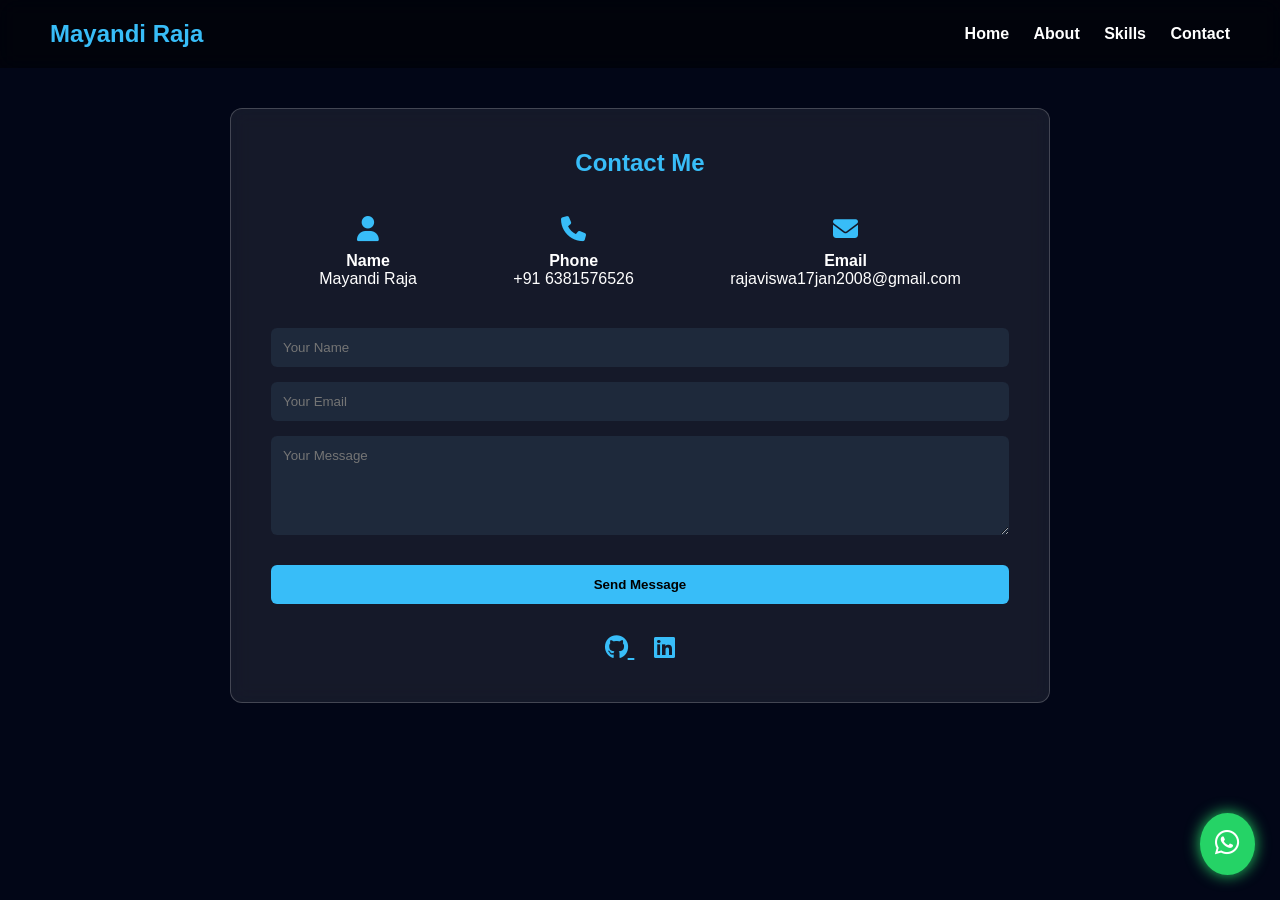
<file: contact.html>
<!DOCTYPE html>
<html>
<head>

<title>Contact</title>

<link rel="stylesheet" href="style.css">

<link rel="stylesheet"
href="https://cdnjs.cloudflare.com/ajax/libs/font-awesome/6.5.0/css/all.min.css">

<link href="https://unpkg.com/aos@2.3.1/dist/aos.css" rel="stylesheet">

<style>

/* PAGE STYLE */

body{
background:#020617;
color:white;
font-family:Arial;
}

/* SECTION */

.contact-container{
max-width:900px;
margin:auto;
padding:40px;
}

/* GLASS CARD */

.glass{
background:rgba(255,255,255,0.08);
backdrop-filter:blur(10px);
border-radius:12px;
padding:40px;
border:1px solid rgba(255,255,255,0.2);
}

/* TITLE */

h2{
text-align:center;
margin-bottom:30px;
color:#38bdf8;
}

/* CONTACT INFO */

.contact-info{
display:flex;
justify-content:space-around;
margin-bottom:30px;
flex-wrap:wrap;
}

.contact-box{
text-align:center;
margin:10px;
}

.contact-box i{
font-size:25px;
color:#38bdf8;
margin-bottom:10px;
}

/* FORM */

form{
display:flex;
flex-direction:column;
gap:15px;
}

input,textarea{
padding:12px;
border:none;
border-radius:6px;
background:#1e293b;
color:white;
outline:none;
transition:0.3s;
}

input:focus,textarea:focus{
box-shadow:0 0 10px #38bdf8;
}

/* BUTTON */

.btn{
padding:12px;
background:#38bdf8;
border:none;
border-radius:6px;
cursor:pointer;
font-weight:bold;
transition:0.3s;
}

.btn:hover{
box-shadow:0 0 15px #38bdf8;
transform:scale(1.05);
}

/* SOCIAL */

.social{
text-align:center;
margin-top:30px;
}

.social a{
margin:0 10px;
font-size:24px;
color:#38bdf8;
transition:0.3s;
}

.social a:hover{
color:white;
transform:scale(1.3);
}
.whatsapp{
position:fixed;
bottom:25px;
right:25px;
background:#25D366;
color:white;
font-size:28px;
padding:15px;
border-radius:50%;
box-shadow:0 0 15px #25D366;
z-index:100;
transition:0.3s;
}

.whatsapp:hover{
transform:scale(1.2);
box-shadow:0 0 25px #25D366;
}

</style>

</head>

<body>

<header>

<div class="logo">Mayandi Raja</div>

<nav>
<a href="index.html">Home</a>
<a href="about.html">About</a>
<a href="skills.html">Skills</a>
<a href="contact.html">Contact</a>
</nav>

</header>


<section class="contact-container">

<div class="glass" data-aos="zoom-in">

<h2>Contact Me</h2>

<!-- Contact Info -->
<div class="contact-info">

<div class="contact-box">
<i class="fa-solid fa-user"></i>
<h4>Name</h4>
<p>Mayandi Raja</p>
</div>

<div class="contact-box">
<i class="fa-solid fa-phone"></i>
<h4>Phone</h4>
<p>+91 6381576526</p>
</div>

<div class="contact-box">
<i class="fa-solid fa-envelope"></i>
<h4>Email</h4>
<p>rajaviswa17jan2008@gmail.com</p>
</div>

</div>
<!-- Form -->

<form action="https://formsubmit.co/rajaviswa17jan2008@email.com" method="POST">

<input type="text" name="name" placeholder="Your Name" required>

<input type="email" name="email" placeholder="Your Email" required>

<textarea name="message" rows="5" placeholder="Your Message"></textarea>

<button class="btn">Send Message</button>

</form>

<!-- Social Icons -->

<div class="social">

<a href="https://github.com/rajaviswa17jan2008-a11y">
<i class="fab fa-github"></i>
</a>

<a href="https://www.linkedin.com/in/mayandiraja">
<i class="fab fa-linkedin"></i>
</a>

</div>

</div>

</section>

<script src="https://unpkg.com/aos@2.3.1/dist/aos.js"></script>

<script>
AOS.init();
</script>
<a href="https://wa.me/916381576526" class="whatsapp" target="_blank">
<i class="fab fa-whatsapp"></i>
</a>

</body>
</html>
</file>
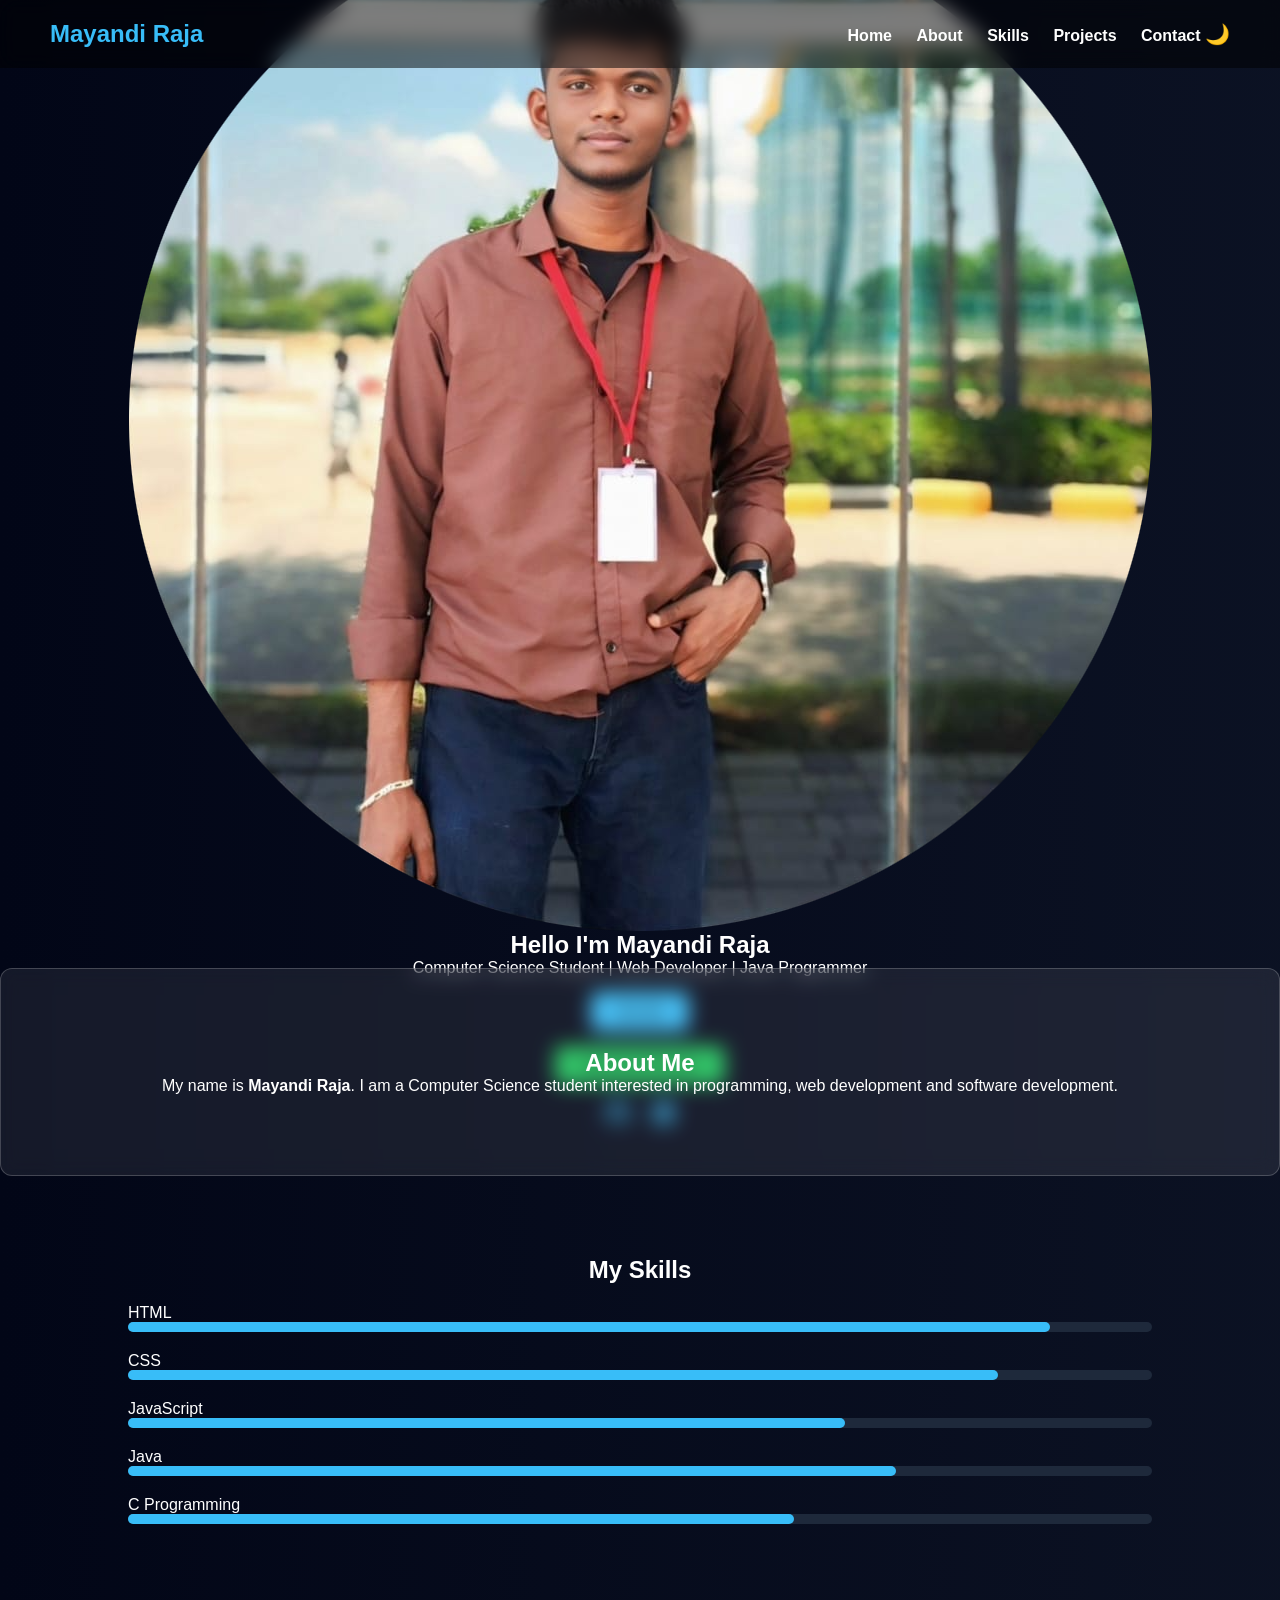
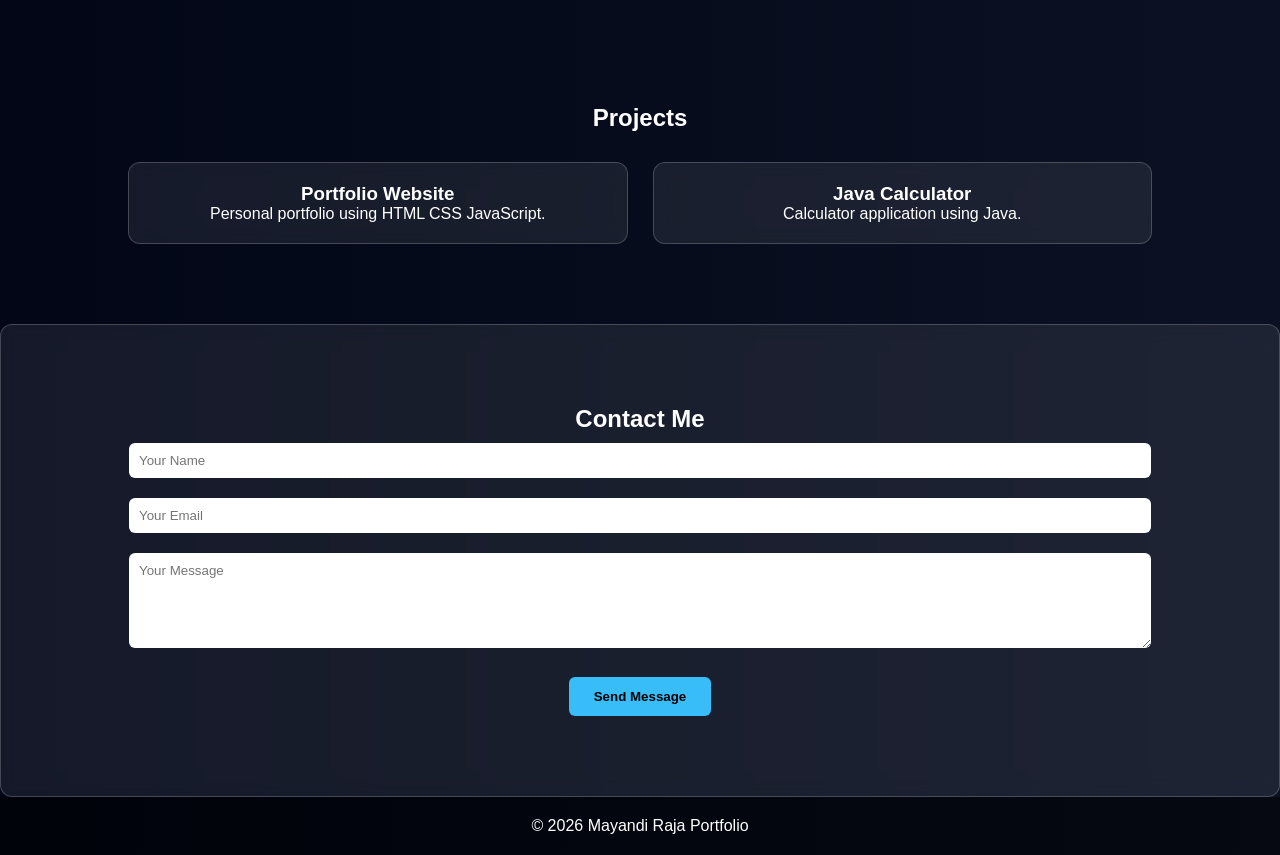
<file: portfolio.html>
<!DOCTYPE html>
<html lang="en">
<head>
<meta charset="UTF-8">
<meta name="viewport" content="width=device-width, initial-scale=1.0">
<title>Mayandi Raja Portfolio</title>

<link rel="stylesheet" href="https://cdnjs.cloudflare.com/ajax/libs/font-awesome/6.5.0/css/all.min.css">

<style>

*{
margin:0;
padding:0;
box-sizing:border-box;
font-family:Arial;
scroll-behavior:smooth;
}

/* ANIMATED BACKGROUND */

body{
background:linear-gradient(270deg,#0f172a,#1e293b,#020617);
background-size:600% 600%;
animation:bgMove 10s infinite;
color:white;
transition:0.4s;
}

@keyframes bgMove{
0%{background-position:0% 50%;}
50%{background-position:100% 50%;}
100%{background-position:0% 50%;}
}

/* GLASSMORPHISM CARD */

.glass{
background:rgba(255,255,255,0.08);
backdrop-filter:blur(10px);
border-radius:12px;
border:1px solid rgba(255,255,255,0.2);
}

/* NAVBAR */

header{
display:flex;
justify-content:space-between;
align-items:center;
padding:20px 50px;
background:rgba(0,0,0,0.5);
backdrop-filter:blur(10px);
position:sticky;
top:0;
}

.logo{
font-size:24px;
font-weight:bold;
color:#38bdf8;
}

nav a{
margin-left:20px;
text-decoration:none;
color:white;
font-weight:bold;
}

nav a:hover{
color:#38bdf8;
}

.toggle{
cursor:pointer;
font-size:20px;
}

/* HOME */

#home{
height:100vh;
display:flex;
align-items:center;
justify-content:center;
flex-direction:column;
text-align:center;
}

/* PROFILE IMAGE */

.profile-img{
width:160px;
height:160px;
border-radius:50%;
border:4px solid #38bdf8;
margin-bottom:20px;
object-fit:cover;
}

/* BUTTON */

.btn{
margin-top:15px;
padding:12px 25px;
background:#38bdf8;
border:none;
font-weight:bold;
cursor:pointer;
border-radius:6px;
}

.resume{
background:#22c55e;
}

/* SOCIAL */

.social{
margin-top:15px;
}

.social a{
margin:10px;
font-size:24px;
color:#38bdf8;
}

/* SECTIONS */

section{
padding:80px 10%;
text-align:center;
}

/* SKILLS */

.skill{
margin:20px 0;
text-align:left;
}

.skill-bar{
background:#1e293b;
height:10px;
border-radius:10px;
}

.skill-fill{
height:10px;
background:#38bdf8;
border-radius:10px;
}

/* PROJECTS */

.project-container{
display:grid;
grid-template-columns:repeat(auto-fit,minmax(260px,1fr));
gap:25px;
margin-top:30px;
}

.project{
padding:20px;
transition:0.3s;
}

.project img{
width:100%;
border-radius:10px;
margin-bottom:10px;
}

.project:hover{
transform:translateY(-10px);
}

/* CONTACT */

input,textarea{
width:100%;
padding:10px;
margin:10px 0;
border:none;
border-radius:6px;
}

/* FOOTER */

footer{
padding:20px;
text-align:center;
background:rgba(0,0,0,0.5);
}

</style>
</head>

<body>

<header>

<div class="logo">Mayandi Raja</div>

<nav>
<a href="#home">Home</a>
<a href="#about">About</a>
<a href="#skills">Skills</a>
<a href="#projects">Projects</a>
<a href="#contact">Contact</a>
<span class="toggle" onclick="mode()">🌙</span>
</nav>

</header>

<!-- HOME -->

<section id="home">

<img src="profile.png">

<h1>Hello I'm <span id="typing"></span></h1>

<p>Computer Science Student | Web Developer | Java Programmer</p>

<button class="btn" onclick="hire()">Hire Me</button>

<a href="resume.pdf" download>
<button class="btn resume">Download Resume</button>
</a>

<div class="social">
<a href="https://github.com/rajaviswa17jan2008-a11y"><i class="fab fa-github"></i></a>
<a href="https://www.linkedin.com/in/mayandiraja"><i class="fab fa-linkedin"></i></a>
</div>

</section>

<!-- ABOUT -->

<section id="about" class="glass">

<h2>About Me</h2>

<p>
My name is <b>Mayandi Raja</b>.  
I am a Computer Science student interested in programming, web development and software development.
</p>

</section>

<!-- SKILLS -->

<section id="skills">

<h2>My Skills</h2>

<div class="skill">
HTML
<div class="skill-bar"><div class="skill-fill" style="width:90%"></div></div>
</div>

<div class="skill">
CSS
<div class="skill-bar"><div class="skill-fill" style="width:85%"></div></div>
</div>

<div class="skill">
JavaScript
<div class="skill-bar"><div class="skill-fill" style="width:70%"></div></div>
</div>

<div class="skill">
Java
<div class="skill-bar"><div class="skill-fill" style="width:75%"></div></div>
</div>

<div class="skill">
C Programming
<div class="skill-bar"><div class="skill-fill" style="width:65%"></div></div>
</div>

</section>

<!-- PROJECTS -->

<section id="projects">

<h2>Projects</h2>

<div class="project-container">

<div class="project glass">
<h3>Portfolio Website</h3>
<p>Personal portfolio using HTML CSS JavaScript.</p>
</div>

<div class="project glass">
<h3>Java Calculator</h3>
<p>Calculator application using Java.</p>
</div>

</div>

</section>

<!-- CONTACT -->

<section id="contact" class="glass">

<h2>Contact Me</h2>

<form action="https://formsubmit.co/rajaviswa17jan2008@email.com" method="POST">

<input type="text" name="name" placeholder="Your Name" required>

<input type="email" name="email" placeholder="Your Email" required>

<textarea name="message" rows="5" placeholder="Your Message"></textarea>

<button class="btn">Send Message</button>

</form>

</section>

<footer>
<p>© 2026 Mayandi Raja Portfolio</p>
</footer>

<script>

/* TYPING EFFECT */

const text="Mayandi Raja";
let i=0;

function typing(){
if(i<text.length){
document.getElementById("typing").innerHTML+=text.charAt(i);
i++;
setTimeout(typing,100);
}
}
typing();

/* DARK MODE */

function mode(){
document.body.classList.toggle("light");
}

/* BUTTON */

function hire(){
alert("Thank you for visiting my portfolio!");
}

</script>

</body>
</html>
</file>
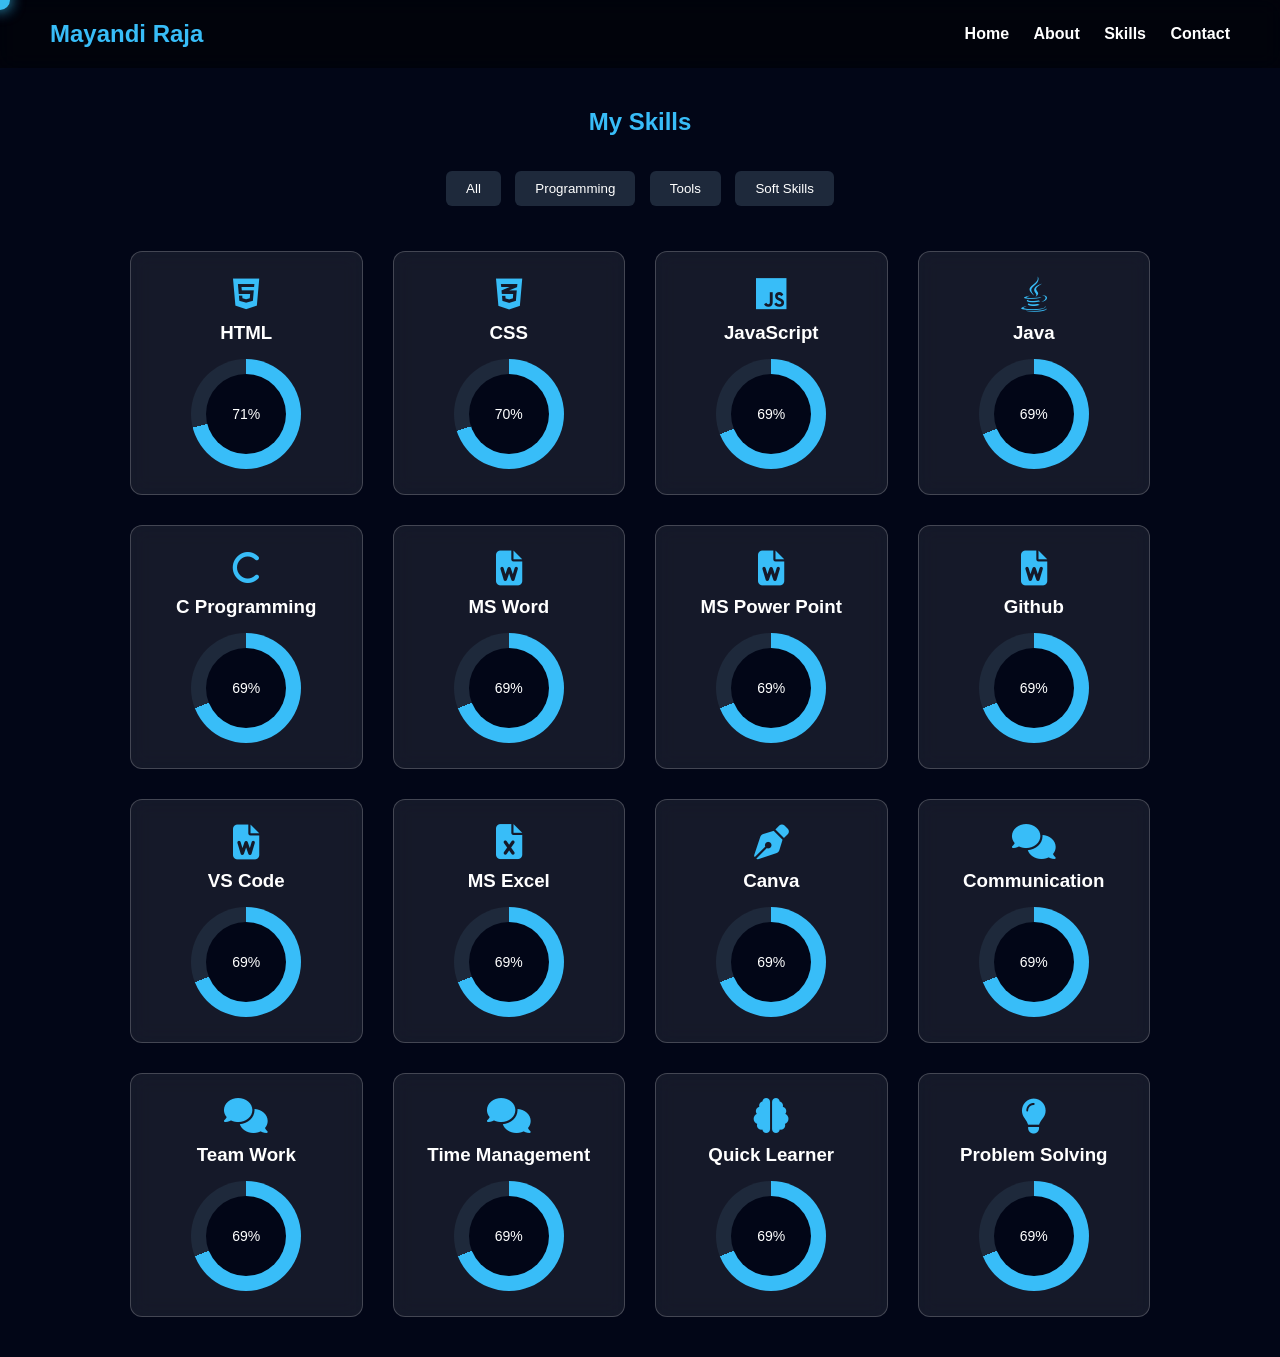
<file: skills.html>
<!DOCTYPE html>
<html>
<head>

<title>Skills</title>

<link rel="stylesheet" href="style.css">

<link rel="stylesheet"
href="https://cdnjs.cloudflare.com/ajax/libs/font-awesome/6.5.0/css/all.min.css">

<link href="https://unpkg.com/aos@2.3.1/dist/aos.css" rel="stylesheet">

<style>

/* BACKGROUND */

body{
background:#020617;
color:white;
font-family:Arial;
cursor:none;
}

/* AI CURSOR */

.cursor{
width:20px;
height:20px;
border:2px solid #38bdf8;
border-radius:50%;
position:fixed;
pointer-events:none;
transform:translate(-50%,-50%);
box-shadow:0 0 15px #38bdf8;
}

/* SECTION */

section{
max-width:1100px;
margin:auto;
padding:40px;
}

h2{
text-align:center;
color:#38bdf8;
margin-bottom:30px;
}

/* FILTER BUTTONS */

.filters{
text-align:center;
margin-bottom:40px;
}

.filters button{
margin:5px;
padding:10px 20px;
border:none;
background:#1e293b;
color:white;
cursor:pointer;
border-radius:6px;
transition:0.3s;
}

.filters button:hover{
background:#38bdf8;
}

/* GRID */

.skills-grid{
display:grid;
grid-template-columns:repeat(auto-fit,minmax(200px,1fr));
gap:30px;
}

/* CARD */

.skill-card{
background:rgba(255,255,255,0.08);
backdrop-filter:blur(10px);
border-radius:12px;
padding:25px;
text-align:center;
border:1px solid rgba(255,255,255,0.2);
transition:0.4s;
transform-style:preserve-3d;
}

.skill-card:hover{
transform:rotateY(15deg) rotateX(10deg);
box-shadow:0 0 20px #38bdf8;
}

/* ICON */

.skill-card i{
font-size:35px;
color:#38bdf8;
margin-bottom:10px;
}

/* CIRCLE */

.circle{
width:110px;
height:110px;
border-radius:50%;
background:conic-gradient(#38bdf8 0%,#1e293b 0%);
display:flex;
align-items:center;
justify-content:center;
margin:auto;
margin-top:15px;
}

.circle span{
background:#020617;
width:80px;
height:80px;
border-radius:50%;
display:flex;
align-items:center;
justify-content:center;
font-size:14px;
}

</style>

</head>

<body>

<div class="cursor"></div>

<header>

<div class="logo">Mayandi Raja</div>

<nav>
<a href="index.html">Home</a>
<a href="about.html">About</a>
<a href="skills.html">Skills</a>
<a href="contact.html">Contact</a>
</nav>

</header>


<section>

<h2>My Skills</h2>

<div class="filters">

<button onclick="filterSkills('all')">All</button>
<button onclick="filterSkills('programming')">Programming</button>
<button onclick="filterSkills('tools')">Tools</button>
<button onclick="filterSkills('soft')">Soft Skills</button>

</div>


<div class="skills-grid">

<!-- Programming -->

<div class="skill-card programming" data-percent="90">
<i class="fa-brands fa-html5"></i>
<h3>HTML</h3>
<div class="circle"><span>0%</span></div>
</div>

<div class="skill-card programming" data-percent="85">
<i class="fa-brands fa-css3-alt"></i>
<h3>CSS</h3>
<div class="circle"><span>0%</span></div>
</div>

<div class="skill-card programming" data-percent="70">
<i class="fa-brands fa-js"></i>
<h3>JavaScript</h3>
<div class="circle"><span>0%</span></div>
</div>

<div class="skill-card programming" data-percent="75">
<i class="fa-brands fa-java"></i>
<h3>Java</h3>
<div class="circle"><span>0%</span></div>
</div>

<div class="skill-card programming" data-percent="70">
<i class="fa-solid fa-c"></i>
<h3>C Programming</h3>
<div class="circle"><span>0%</span></div>
</div>

<!-- Tools -->

<div class="skill-card tools" data-percent="90">
<i class="fa-solid fa-file-word"></i>
<h3>MS Word</h3>
<div class="circle"><span>0%</span></div>
</div>
<div class="skill-card tools" data-percent="80">
<i class="fa-solid fa-file-word"></i>
<h3>MS Power Point</h3>
<div class="circle"><span>0%</span></div>
</div>
<div class="skill-card tools" data-percent="80">
<i class="fa-solid fa-file-word"></i>
<h3>Github</h3>
<div class="circle"><span>0%</span></div>
</div>
<div class="skill-card tools" data-percent="95">
<i class="fa-solid fa-file-word"></i>
<h3>VS Code</h3>
<div class="circle"><span>0%</span></div>
</div>

<div class="skill-card tools" data-percent="80">
<i class="fa-solid fa-file-excel"></i>
<h3>MS Excel</h3>
<div class="circle"><span>0%</span></div>
</div>

<div class="skill-card tools" data-percent="85">
<i class="fa-solid fa-pen-nib"></i>
<h3>Canva</h3>
<div class="circle"><span>0%</span></div>
</div>

<!-- Soft Skills -->

<div class="skill-card soft" data-percent="85">
<i class="fa-solid fa-comments"></i>
<h3>Communication</h3>
<div class="circle"><span>0%</span></div>
</div>
<div class="skill-card soft" data-percent="85">
<i class="fa-solid fa-comments"></i>
<h3>Team Work</h3>
<div class="circle"><span>0%</span></div>
</div>
<div class="skill-card soft" data-percent="95">
<i class="fa-solid fa-comments"></i>
<h3>Time Management</h3>
<div class="circle"><span>0%</span></div>
</div>

<div class="skill-card soft" data-percent="90">
<i class="fa-solid fa-brain"></i>
<h3>Quick Learner</h3>
<div class="circle"><span>0%</span></div>
</div>

<div class="skill-card soft" data-percent="80">
<i class="fa-solid fa-lightbulb"></i>
<h3>Problem Solving</h3>
<div class="circle"><span>0%</span></div>
</div>

</div>

</section>


<script>

/* FILTER */

function filterSkills(category){

let cards=document.querySelectorAll(".skill-card");

cards.forEach(card=>{

if(category==="all" || card.classList.contains(category)){
card.style.display="block";
}else{
card.style.display="none";
}

});

}

/* ANIMATED PERCENTAGE */

document.querySelectorAll(".skill-card").forEach(card=>{

let percent=card.getAttribute("data-percent");
let circle=card.querySelector(".circle");
let text=card.querySelector("span");

let count=0;

let interval=setInterval(()=>{

count++;

text.innerText=count+"%";

circle.style.background="conic-gradient(#38bdf8 "+count+"%,#1e293b 0%)";

if(count>=percent) clearInterval(interval);

},20);

});

/* AI CURSOR */

const cursor=document.querySelector(".cursor");

document.addEventListener("mousemove",e=>{
cursor.style.left=e.clientX+"px";
cursor.style.top=e.clientY+"px";
});

</script>

</body>
</html>
</file>
<file: style.css>
*{
margin:0;
padding:0;
box-sizing:border-box;
font-family:Arial;
scroll-behavior:smooth;
}

body{
background:linear-gradient(270deg,#0f172a,#1e293b,#020617);
background-size:600% 600%;
animation:bgMove 10s infinite;
color:white;
transition:0.4s;
}

@keyframes bgMove{
0%{background-position:0% 50%;}
50%{background-position:100% 50%;}
100%{background-position:0% 50%;}
}

.glass{
background:rgba(255,255,255,0.08);
backdrop-filter:blur(10px);
border-radius:12px;
border:1px solid rgba(255,255,255,0.2);
}

header{
display:flex;
justify-content:space-between;
align-items:center;
padding:20px 50px;
background:rgba(0,0,0,0.5);
backdrop-filter:blur(10px);
position:sticky;
top:0;
}

.logo{
font-size:24px;
font-weight:bold;
color:#38bdf8;
}

nav a{
margin-left:20px;
text-decoration:none;
color:white;
font-weight:bold;
}

nav a:hover{
color:#38bdf8;
}

.profile-img{
width:160px;
height:160px;
border-radius:50%;
border:4px solid #38bdf8;
margin-bottom:20px;
object-fit:cover;
}

.btn{
margin-top:15px;
padding:12px 25px;
background:#38bdf8;
border:none;
font-weight:bold;
cursor:pointer;
border-radius:6px;
}

.resume{
background:#22c55e;
}

section{
padding:80px 10%;
text-align:center;
}

.skill-bar{
background:#1e293b;
height:10px;
border-radius:10px;
}

.skill-fill{
height:10px;
background:#38bdf8;
border-radius:10px;
}

.project-container{
display:grid;
grid-template-columns:repeat(auto-fit,minmax(260px,1fr));
gap:25px;
margin-top:30px;
}

.project{
padding:20px;
transition:0.3s;
}

.project img{
width:100%;
border-radius:10px;
margin-bottom:10px;
}
.project img{
width:100%;
border-radius:10px;
transition:0.4s;
}

.project:hover img{
transform:scale(1.08);
}

footer{
padding:20px;
text-align:center;
background:rgba(0,0,0,0.5);
}
.cursor{
width:20px;
height:20px;
border-radius:50%;
background:#38bdf8;
position:fixed;
pointer-events:none;
mix-blend-mode:difference;
box-shadow:0 0 15px #38bdf8,0 0 40px #38bdf8;
transform:translate(-50%,-50%);
z-index:9999;
}
#particles-js{
position:fixed;
width:100%;
height:100%;
top:0;
left:0;
z-index:-1;
}
#skills-dashboard{
margin-top:80px;
text-align:center;
}

.chart{
max-width:500px;
margin:auto;
}

.skill-bar{
margin:20px 0;
text-align:left;
}

.bar{
background:#1e293b;
height:10px;
border-radius:10px;
overflow:hidden;
}

.fill{
height:10px;
background:#38bdf8;
width:0%;
animation:load 3s forwards;
}

.fill.html{width:90%;}
.fill.css{width:85%;}
.fill.js{width:70%;}
.fill.java{width:75%;}

@keyframes load{
from{width:0;}
}
#particles-js{
position:fixed;
width:100%;
height:100%;
top:0;
left:0;
z-index:-1;
background:#020617;
}
</file>
